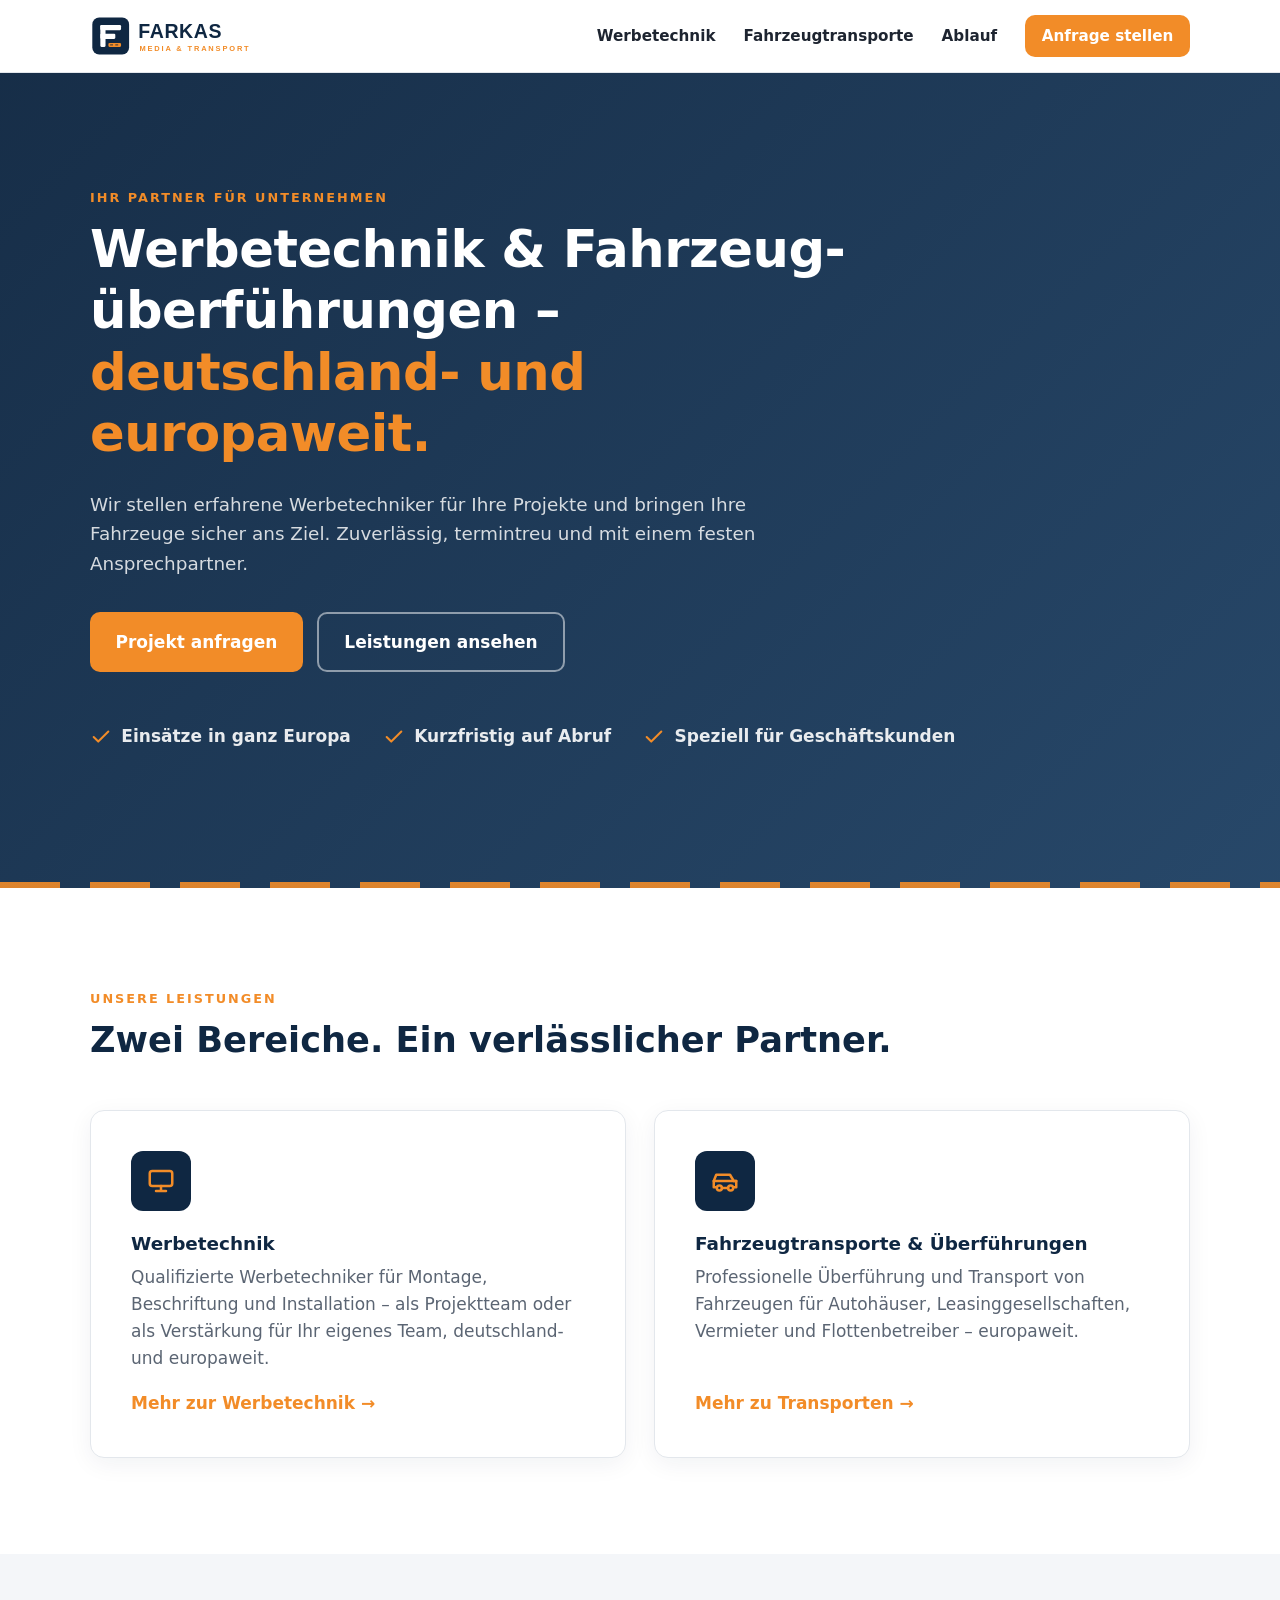
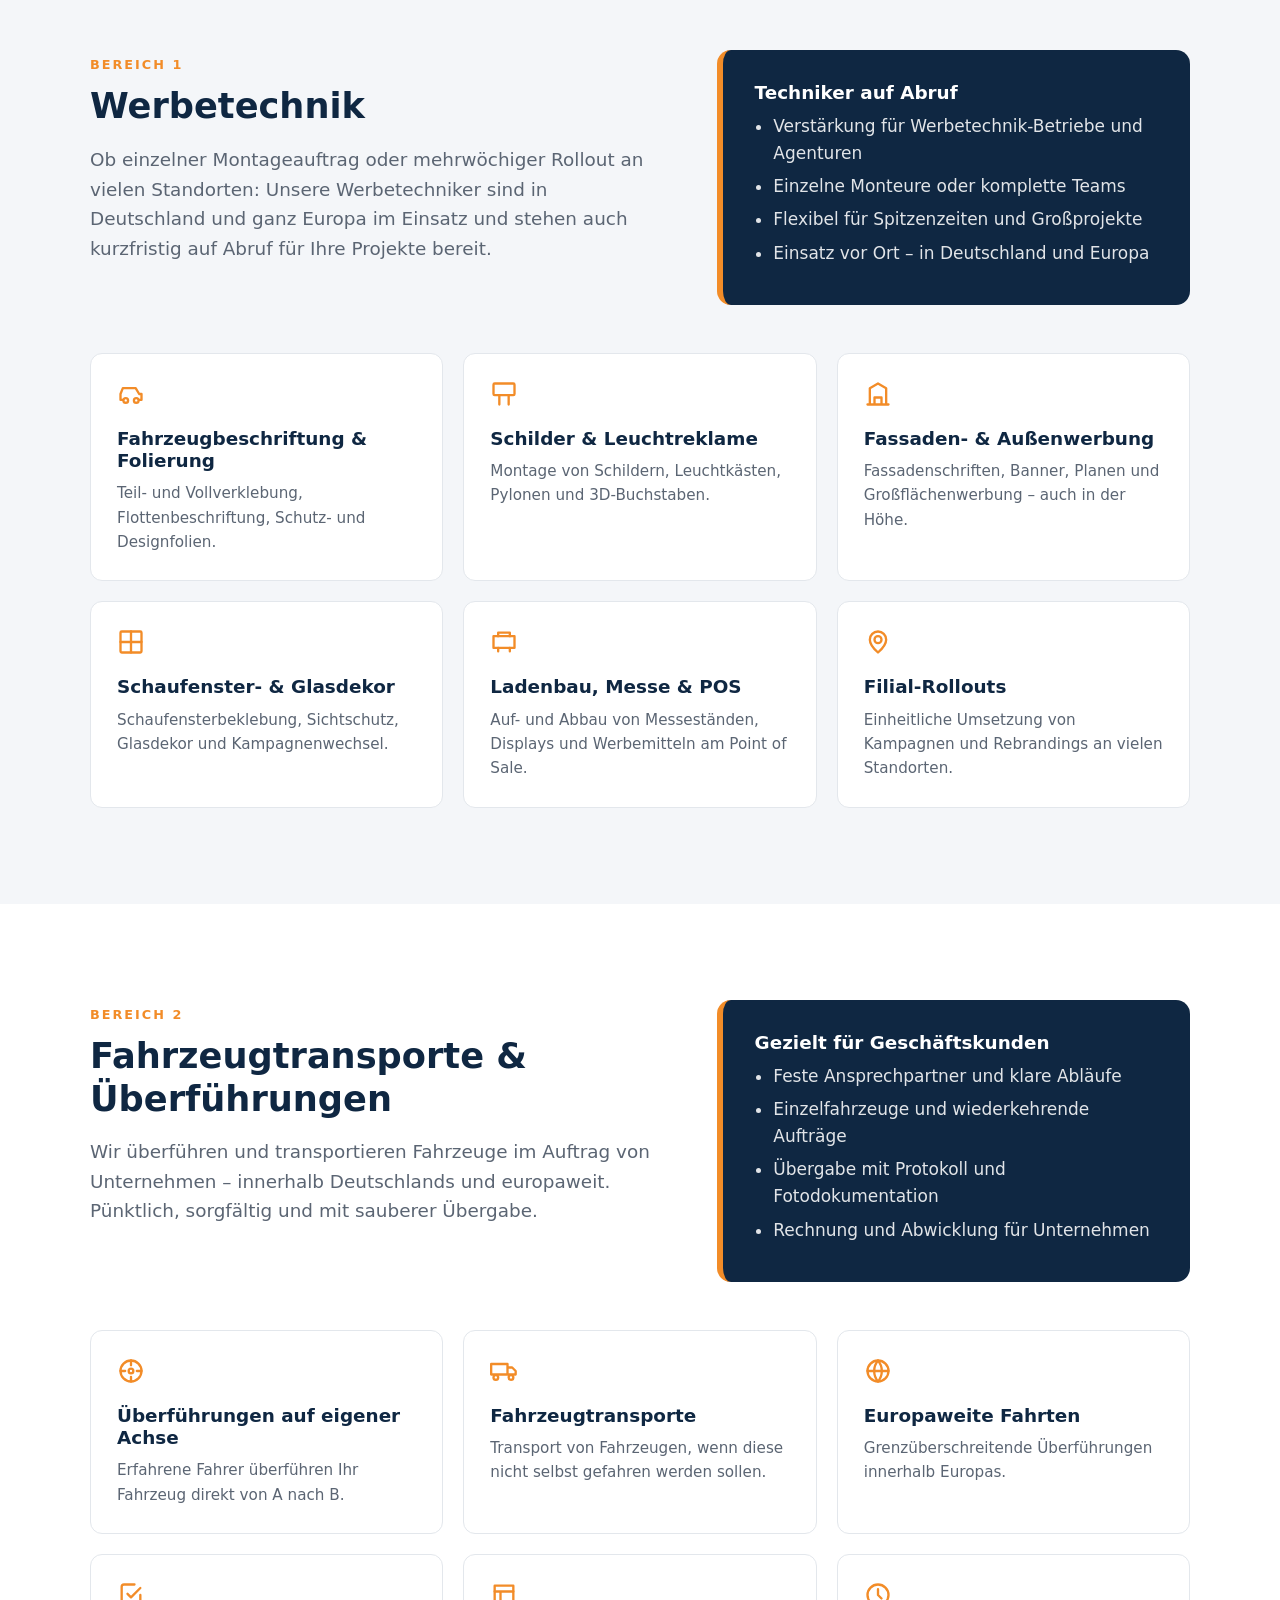
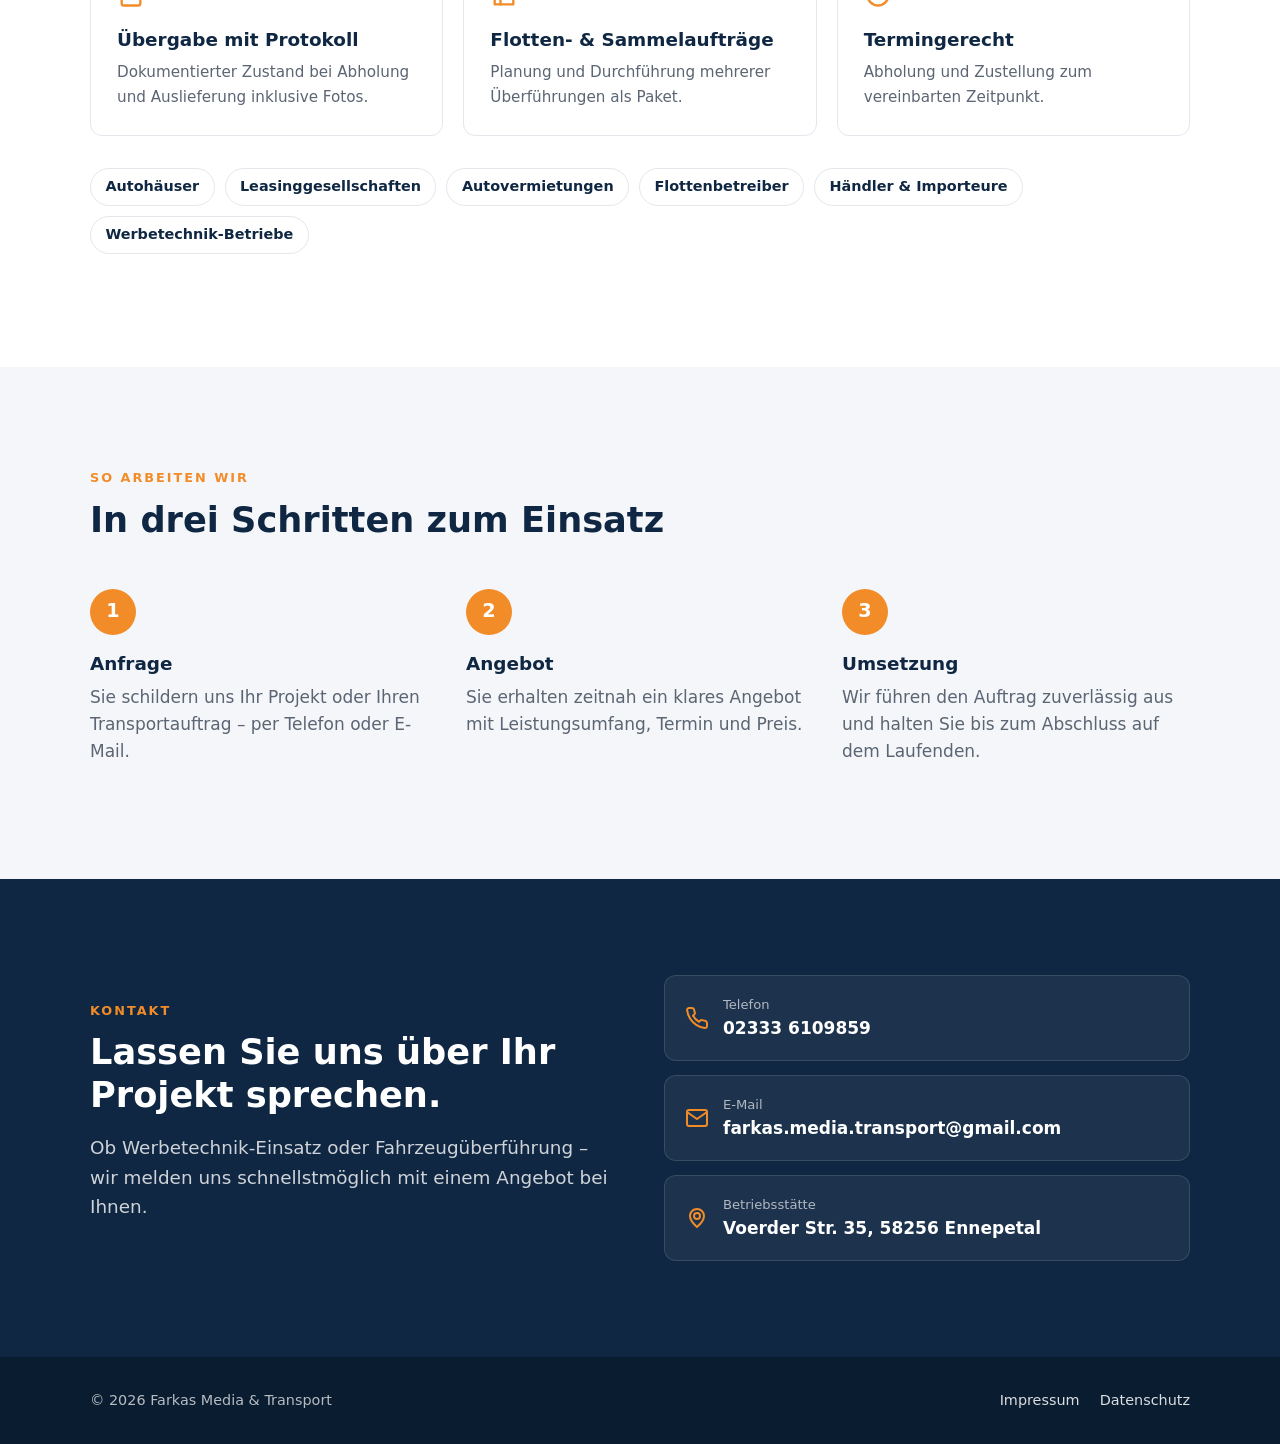
<file: index.html>
<!doctype html>
<html lang="de">
<head>
  <meta charset="utf-8">
  <meta name="viewport" content="width=device-width, initial-scale=1">
  <title>Farkas Media &amp; Transport – Werbetechnik &amp; Fahrzeugüberführungen europaweit</title>
  <meta name="description" content="Farkas Media & Transport: Werbetechniker für Projekte in Deutschland und Europa sowie Fahrzeugtransporte und Überführungen für Unternehmen – zuverlässig, termintreu, europaweit.">
  <link rel="canonical" href="https://www.farkas-media-transport.com/">
  <link rel="icon" href="assets/favicon.svg" type="image/svg+xml">
  <link rel="stylesheet" href="assets/style.css">
</head>
<body>

<header class="site-header">
  <div class="container">
    <a href="#top" class="logo" aria-label="Zur Startseite"><img src="assets/logo.svg" alt="Farkas Media &amp; Transport" width="207" height="46"></a>
    <button class="nav-toggle" aria-label="Menü öffnen" aria-expanded="false" aria-controls="nav"><span></span><span></span><span></span></button>
    <nav class="nav" id="nav">
      <a href="#werbetechnik">Werbetechnik</a>
      <a href="#transporte">Fahrzeugtransporte</a>
      <a href="#ablauf">Ablauf</a>
      <a href="#kontakt" class="btn btn-primary">Anfrage stellen</a>
    </nav>
  </div>
</header>

<main id="top">

  <!-- HERO -->
  <section class="hero">
    <div class="container">
      <span class="eyebrow">Ihr Partner für Unternehmen</span>
      <h1>Werbetechnik &amp; Fahrzeug&shy;überführungen – <span>deutschland- und europaweit.</span></h1>
      <p class="lead">Wir stellen erfahrene Werbetechniker für Ihre Projekte und bringen Ihre Fahrzeuge sicher ans Ziel. Zuverlässig, termintreu und mit einem festen Ansprechpartner.</p>
      <div class="hero-actions">
        <a href="#kontakt" class="btn btn-primary">Projekt anfragen</a>
        <a href="#leistungen" class="btn btn-ghost">Leistungen ansehen</a>
      </div>
      <ul class="hero-facts">
        <li><svg width="22" height="22" viewBox="0 0 24 24" fill="none" stroke="currentColor" stroke-width="2.2" stroke-linecap="round" stroke-linejoin="round"><path d="M20 6 9 17l-5-5"/></svg>Einsätze in ganz Europa</li>
        <li><svg width="22" height="22" viewBox="0 0 24 24" fill="none" stroke="currentColor" stroke-width="2.2" stroke-linecap="round" stroke-linejoin="round"><path d="M20 6 9 17l-5-5"/></svg>Kurzfristig auf Abruf</li>
        <li><svg width="22" height="22" viewBox="0 0 24 24" fill="none" stroke="currentColor" stroke-width="2.2" stroke-linecap="round" stroke-linejoin="round"><path d="M20 6 9 17l-5-5"/></svg>Speziell für Geschäftskunden</li>
      </ul>
    </div>
  </section>

  <!-- ZWEI BEREICHE -->
  <section id="leistungen">
    <div class="container">
      <div class="section-head">
        <span class="eyebrow">Unsere Leistungen</span>
        <h2>Zwei Bereiche. Ein verlässlicher Partner.</h2>
      </div>
      <div class="split">
        <article class="area-card">
          <div class="icon"><svg width="30" height="30" viewBox="0 0 24 24" fill="none" stroke="currentColor" stroke-width="2" stroke-linecap="round" stroke-linejoin="round"><rect x="3" y="4" width="18" height="12" rx="2"/><path d="M12 16v4M8 20h8"/></svg></div>
          <h3>Werbetechnik</h3>
          <p>Qualifizierte Werbetechniker für Montage, Beschriftung und Installation – als Projektteam oder als Verstärkung für Ihr eigenes Team, deutschland- und europaweit.</p>
          <a href="#werbetechnik" class="more">Mehr zur Werbetechnik →</a>
        </article>
        <article class="area-card">
          <div class="icon"><svg width="30" height="30" viewBox="0 0 24 24" fill="none" stroke="currentColor" stroke-width="2" stroke-linecap="round" stroke-linejoin="round"><path d="M5 17H3v-5l2-5h11l3 5h2v5h-2"/><circle cx="7.5" cy="17.5" r="2"/><circle cx="16.5" cy="17.5" r="2"/><path d="M9.5 17.5h5M3 12h18"/></svg></div>
          <h3>Fahrzeugtransporte &amp; Überführungen</h3>
          <p>Professionelle Überführung und Transport von Fahrzeugen für Autohäuser, Leasinggesellschaften, Vermieter und Flottenbetreiber – europaweit.</p>
          <a href="#transporte" class="more">Mehr zu Transporten →</a>
        </article>
      </div>
    </div>
  </section>

  <!-- WERBETECHNIK -->
  <section id="werbetechnik" class="section-soft">
    <div class="container">
      <div class="detail-intro">
        <div>
          <span class="eyebrow">Bereich 1</span>
          <h2>Werbetechnik</h2>
          <p class="lead">Ob einzelner Montageauftrag oder mehrwöchiger Rollout an vielen Standorten: Unsere Werbetechniker sind in Deutschland und ganz Europa im Einsatz und stehen auch kurzfristig auf Abruf für Ihre Projekte bereit.</p>
        </div>
        <div class="highlight-box">
          <h3>Techniker auf Abruf</h3>
          <ul>
            <li>Verstärkung für Werbetechnik-Betriebe und Agenturen</li>
            <li>Einzelne Monteure oder komplette Teams</li>
            <li>Flexibel für Spitzenzeiten und Großprojekte</li>
            <li>Einsatz vor Ort – in Deutschland und Europa</li>
          </ul>
        </div>
      </div>

      <div class="grid-3">
        <div class="service">
          <svg width="28" height="28" viewBox="0 0 24 24" fill="none" stroke="currentColor" stroke-width="2" stroke-linecap="round" stroke-linejoin="round"><path d="M5 17H3v-5l2-5h11l3 5h2v5h-2"/><circle cx="7.5" cy="17.5" r="2"/><circle cx="16.5" cy="17.5" r="2"/></svg>
          <h3>Fahrzeugbeschriftung &amp; Folierung</h3>
          <p>Teil- und Vollverklebung, Flottenbeschriftung, Schutz- und Designfolien.</p>
        </div>
        <div class="service">
          <svg width="28" height="28" viewBox="0 0 24 24" fill="none" stroke="currentColor" stroke-width="2" stroke-linecap="round" stroke-linejoin="round"><rect x="3" y="3" width="18" height="10" rx="1"/><path d="M8 13v8M16 13v8"/></svg>
          <h3>Schilder &amp; Leuchtreklame</h3>
          <p>Montage von Schildern, Leuchtkästen, Pylonen und 3D-Buchstaben.</p>
        </div>
        <div class="service">
          <svg width="28" height="28" viewBox="0 0 24 24" fill="none" stroke="currentColor" stroke-width="2" stroke-linecap="round" stroke-linejoin="round"><path d="M3 21h18M5 21V7l7-4 7 4v14M9 21v-6h6v6"/></svg>
          <h3>Fassaden- &amp; Außenwerbung</h3>
          <p>Fassadenschriften, Banner, Planen und Großflächenwerbung – auch in der Höhe.</p>
        </div>
        <div class="service">
          <svg width="28" height="28" viewBox="0 0 24 24" fill="none" stroke="currentColor" stroke-width="2" stroke-linecap="round" stroke-linejoin="round"><rect x="3" y="3" width="18" height="18" rx="1"/><path d="M3 12h18M12 3v18"/></svg>
          <h3>Schaufenster- &amp; Glasdekor</h3>
          <p>Schaufensterbeklebung, Sichtschutz, Glasdekor und Kampagnenwechsel.</p>
        </div>
        <div class="service">
          <svg width="28" height="28" viewBox="0 0 24 24" fill="none" stroke="currentColor" stroke-width="2" stroke-linecap="round" stroke-linejoin="round"><path d="M3 7h18v10H3z"/><path d="M7 7V4h10v3M7 17v3M17 17v3"/></svg>
          <h3>Ladenbau, Messe &amp; POS</h3>
          <p>Auf- und Abbau von Messeständen, Displays und Werbemitteln am Point of Sale.</p>
        </div>
        <div class="service">
          <svg width="28" height="28" viewBox="0 0 24 24" fill="none" stroke="currentColor" stroke-width="2" stroke-linecap="round" stroke-linejoin="round"><circle cx="12" cy="10" r="3"/><path d="M12 21s-7-6.2-7-11a7 7 0 0 1 14 0c0 4.8-7 11-7 11z"/></svg>
          <h3>Filial-Rollouts</h3>
          <p>Einheitliche Umsetzung von Kampagnen und Rebrandings an vielen Standorten.</p>
        </div>
      </div>
    </div>
  </section>

  <!-- TRANSPORTE -->
  <section id="transporte">
    <div class="container">
      <div class="detail-intro">
        <div>
          <span class="eyebrow">Bereich 2</span>
          <h2>Fahrzeugtransporte &amp; Überführungen</h2>
          <p class="lead">Wir überführen und transportieren Fahrzeuge im Auftrag von Unternehmen – innerhalb Deutschlands und europaweit. Pünktlich, sorgfältig und mit sauberer Übergabe.</p>
        </div>
        <div class="highlight-box">
          <h3>Gezielt für Geschäftskunden</h3>
          <ul>
            <li>Feste Ansprechpartner und klare Abläufe</li>
            <li>Einzelfahrzeuge und wiederkehrende Aufträge</li>
            <li>Übergabe mit Protokoll und Fotodokumentation</li>
            <li>Rechnung und Abwicklung für Unternehmen</li>
          </ul>
        </div>
      </div>

      <div class="grid-3">
        <div class="service">
          <svg width="28" height="28" viewBox="0 0 24 24" fill="none" stroke="currentColor" stroke-width="2" stroke-linecap="round" stroke-linejoin="round"><circle cx="12" cy="12" r="9"/><path d="M12 3v4M12 17v4M3 12h4M17 12h4"/><circle cx="12" cy="12" r="2"/></svg>
          <h3>Überführungen auf eigener Achse</h3>
          <p>Erfahrene Fahrer überführen Ihr Fahrzeug direkt von A nach B.</p>
        </div>
        <div class="service">
          <svg width="28" height="28" viewBox="0 0 24 24" fill="none" stroke="currentColor" stroke-width="2" stroke-linecap="round" stroke-linejoin="round"><path d="M1 15h14V6H1zM15 9h4l3 3v3h-7"/><circle cx="5" cy="17.5" r="2"/><circle cx="18" cy="17.5" r="2"/></svg>
          <h3>Fahrzeugtransporte</h3>
          <p>Transport von Fahrzeugen, wenn diese nicht selbst gefahren werden sollen.</p>
        </div>
        <div class="service">
          <svg width="28" height="28" viewBox="0 0 24 24" fill="none" stroke="currentColor" stroke-width="2" stroke-linecap="round" stroke-linejoin="round"><circle cx="12" cy="12" r="9"/><path d="M3 12h18M12 3a14 14 0 0 1 0 18M12 3a14 14 0 0 0 0 18"/></svg>
          <h3>Europaweite Fahrten</h3>
          <p>Grenzüberschreitende Überführungen innerhalb Europas.</p>
        </div>
        <div class="service">
          <svg width="28" height="28" viewBox="0 0 24 24" fill="none" stroke="currentColor" stroke-width="2" stroke-linecap="round" stroke-linejoin="round"><path d="M9 11l3 3 8-8"/><path d="M20 12v7a2 2 0 0 1-2 2H6a2 2 0 0 1-2-2V5a2 2 0 0 1 2-2h9"/></svg>
          <h3>Übergabe mit Protokoll</h3>
          <p>Dokumentierter Zustand bei Abholung und Auslieferung inklusive Fotos.</p>
        </div>
        <div class="service">
          <svg width="28" height="28" viewBox="0 0 24 24" fill="none" stroke="currentColor" stroke-width="2" stroke-linecap="round" stroke-linejoin="round"><path d="M4 4h16v16H4z"/><path d="M4 9h16M9 20V9"/></svg>
          <h3>Flotten- &amp; Sammelaufträge</h3>
          <p>Planung und Durchführung mehrerer Überführungen als Paket.</p>
        </div>
        <div class="service">
          <svg width="28" height="28" viewBox="0 0 24 24" fill="none" stroke="currentColor" stroke-width="2" stroke-linecap="round" stroke-linejoin="round"><circle cx="12" cy="12" r="9"/><path d="M12 7v5l3 3"/></svg>
          <h3>Termingerecht</h3>
          <p>Abholung und Zustellung zum vereinbarten Zeitpunkt.</p>
        </div>
      </div>

      <ul class="clients" aria-label="Typische Auftraggeber">
        <li>Autohäuser</li>
        <li>Leasinggesellschaften</li>
        <li>Autovermietungen</li>
        <li>Flottenbetreiber</li>
        <li>Händler &amp; Importeure</li>
        <li>Werbetechnik-Betriebe</li>
      </ul>
    </div>
  </section>

  <!-- ABLAUF -->
  <section id="ablauf" class="section-soft">
    <div class="container">
      <div class="section-head">
        <span class="eyebrow">So arbeiten wir</span>
        <h2>In drei Schritten zum Einsatz</h2>
      </div>
      <div class="steps">
        <div class="step">
          <h3>Anfrage</h3>
          <p>Sie schildern uns Ihr Projekt oder Ihren Transportauftrag – per Telefon oder E-Mail.</p>
        </div>
        <div class="step">
          <h3>Angebot</h3>
          <p>Sie erhalten zeitnah ein klares Angebot mit Leistungsumfang, Termin und Preis.</p>
        </div>
        <div class="step">
          <h3>Umsetzung</h3>
          <p>Wir führen den Auftrag zuverlässig aus und halten Sie bis zum Abschluss auf dem Laufenden.</p>
        </div>
      </div>
    </div>
  </section>

  <!-- KONTAKT -->
  <section id="kontakt" class="contact">
    <div class="container contact-grid">
      <div>
        <span class="eyebrow">Kontakt</span>
        <h2>Lassen Sie uns über Ihr Projekt sprechen.</h2>
        <p class="lead">Ob Werbetechnik-Einsatz oder Fahrzeugüberführung – wir melden uns schnellstmöglich mit einem Angebot bei Ihnen.</p>
      </div>
      <ul class="contact-list">
        <li><a href="tel:+4923336109859">
          <svg width="24" height="24" viewBox="0 0 24 24" fill="none" stroke="currentColor" stroke-width="2" stroke-linecap="round" stroke-linejoin="round"><path d="M22 16.9v3a2 2 0 0 1-2.2 2 19.8 19.8 0 0 1-8.6-3.1 19.5 19.5 0 0 1-6-6A19.8 19.8 0 0 1 2.1 4.2 2 2 0 0 1 4.1 2h3a2 2 0 0 1 2 1.7c.1.9.4 1.8.7 2.7a2 2 0 0 1-.5 2.1L8 9.8a16 16 0 0 0 6 6l1.3-1.3a2 2 0 0 1 2.1-.4c.9.3 1.8.6 2.7.7a2 2 0 0 1 1.7 2z"/></svg>
          <div><small>Telefon</small>02333 6109859</div></a></li>
        <li><a href="mailto:farkas.media.transport@gmail.com">
          <svg width="24" height="24" viewBox="0 0 24 24" fill="none" stroke="currentColor" stroke-width="2" stroke-linecap="round" stroke-linejoin="round"><rect x="2" y="4" width="20" height="16" rx="2"/><path d="m22 6-10 7L2 6"/></svg>
          <div><small>E-Mail</small>farkas.media.transport@gmail.com</div></a></li>
        <li><span>
          <svg width="24" height="24" viewBox="0 0 24 24" fill="none" stroke="currentColor" stroke-width="2" stroke-linecap="round" stroke-linejoin="round"><circle cx="12" cy="10" r="3"/><path d="M12 21s-7-6.2-7-11a7 7 0 0 1 14 0c0 4.8-7 11-7 11z"/></svg>
          <div><small>Betriebsstätte</small>Voerder Str. 35, 58256 Ennepetal</div></span></li>
      </ul>
    </div>
  </section>

</main>

<footer class="site-footer">
  <div class="container">
    <div>© <span id="year">2026</span> Farkas Media &amp; Transport</div>
    <div><a href="impressum.html">Impressum</a><a href="datenschutz.html">Datenschutz</a></div>
  </div>
</footer>

<script>
  // Mobiles Menü
  const toggle = document.querySelector('.nav-toggle');
  const nav = document.getElementById('nav');
  toggle.addEventListener('click', () => {
    const open = nav.classList.toggle('open');
    toggle.setAttribute('aria-expanded', open);
  });
  nav.querySelectorAll('a').forEach(a => a.addEventListener('click', () => {
    nav.classList.remove('open'); toggle.setAttribute('aria-expanded', false);
  }));
  document.getElementById('year').textContent = new Date().getFullYear();
</script>
</body>
</html>
</file>
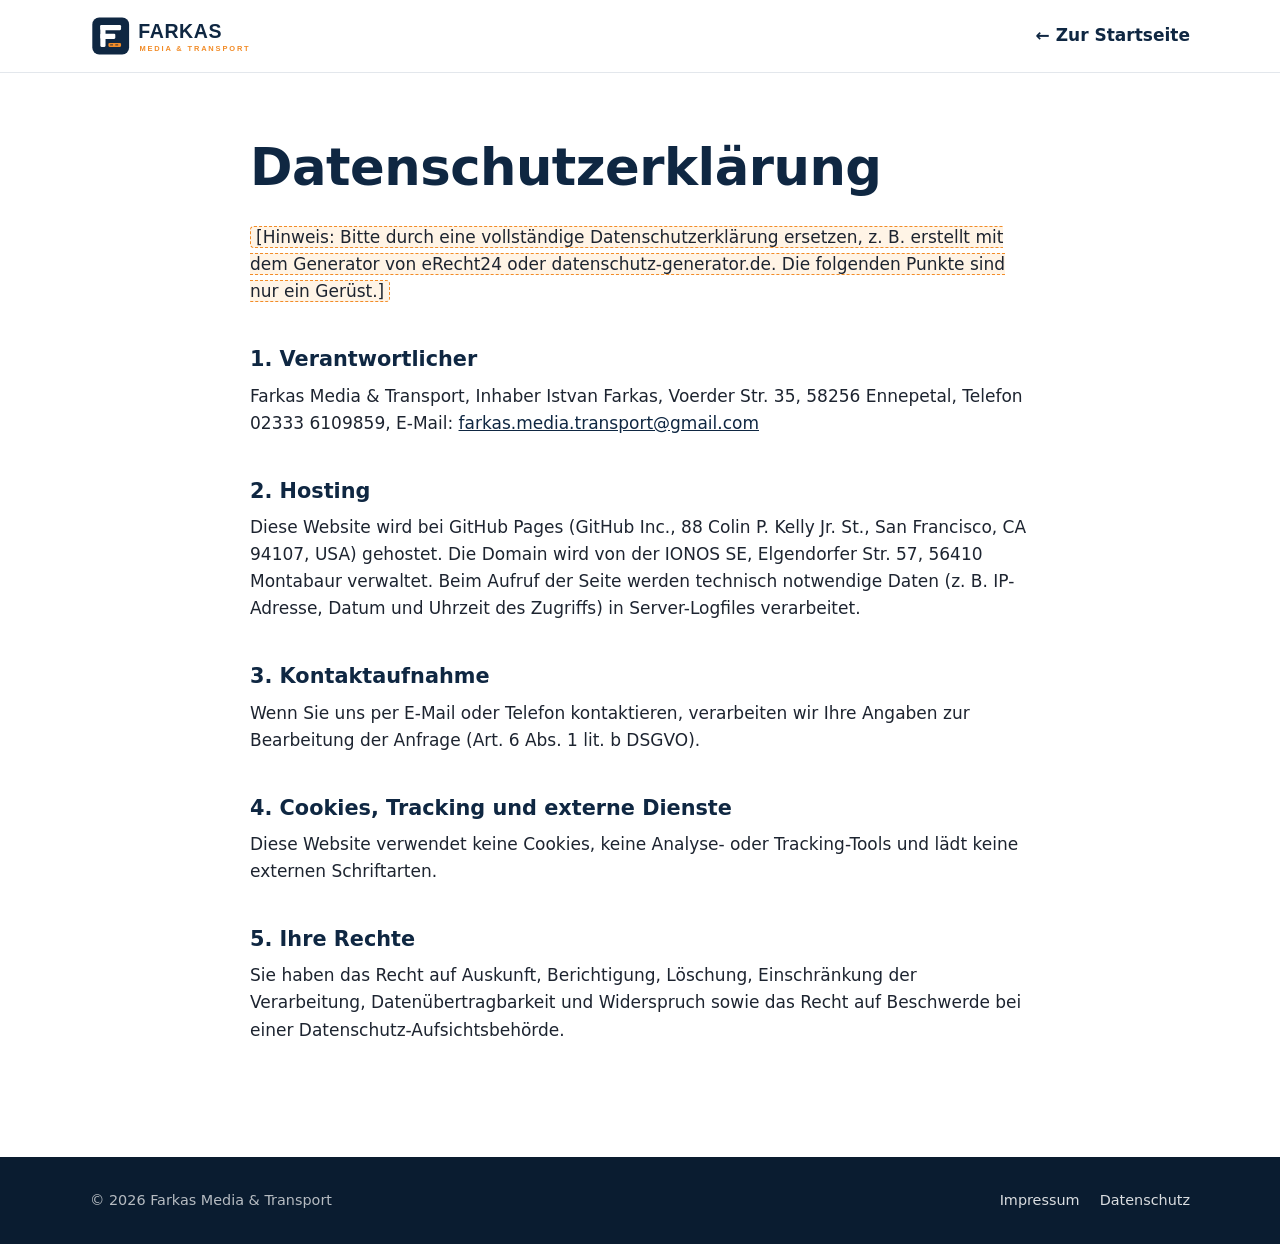
<file: datenschutz.html>
<!doctype html>
<html lang="de">
<head>
  <meta charset="utf-8">
  <meta name="viewport" content="width=device-width, initial-scale=1">
  <title>Datenschutz – Farkas Media &amp; Transport</title>
  <meta name="robots" content="noindex">
  <link rel="icon" href="assets/favicon.svg" type="image/svg+xml">
  <link rel="stylesheet" href="assets/style.css">
</head>
<body>
<header class="site-header">
  <div class="container">
    <a href="index.html" class="logo"><img src="assets/logo.svg" alt="Farkas Media &amp; Transport" width="207" height="46"></a>
    <a href="index.html" style="font-weight:600;text-decoration:none">← Zur Startseite</a>
  </div>
</header>
<main class="legal"><div class="container">
<h1>Datenschutzerklärung</h1>
<p><span class="placeholder">[Hinweis: Bitte durch eine vollständige Datenschutzerklärung ersetzen, z. B. erstellt mit dem Generator von eRecht24 oder datenschutz-generator.de. Die folgenden Punkte sind nur ein Gerüst.]</span></p>
<h2>1. Verantwortlicher</h2>
<p>Farkas Media &amp; Transport, Inhaber Istvan Farkas, Voerder Str. 35, 58256 Ennepetal, Telefon 02333 6109859, E-Mail: <a href="mailto:farkas.media.transport@gmail.com">farkas.media.transport@gmail.com</a></p>
<h2>2. Hosting</h2>
<p>Diese Website wird bei GitHub Pages (GitHub Inc., 88 Colin P. Kelly Jr. St., San Francisco, CA 94107, USA) gehostet. Die Domain wird von der IONOS SE, Elgendorfer Str. 57, 56410 Montabaur verwaltet. Beim Aufruf der Seite werden technisch notwendige Daten (z. B. IP-Adresse, Datum und Uhrzeit des Zugriffs) in Server-Logfiles verarbeitet.</p>
<h2>3. Kontaktaufnahme</h2>
<p>Wenn Sie uns per E-Mail oder Telefon kontaktieren, verarbeiten wir Ihre Angaben zur Bearbeitung der Anfrage (Art. 6 Abs. 1 lit. b DSGVO).</p>
<h2>4. Cookies, Tracking und externe Dienste</h2>
<p>Diese Website verwendet keine Cookies, keine Analyse- oder Tracking-Tools und lädt keine externen Schriftarten.</p>
<h2>5. Ihre Rechte</h2>
<p>Sie haben das Recht auf Auskunft, Berichtigung, Löschung, Einschränkung der Verarbeitung, Datenübertragbarkeit und Widerspruch sowie das Recht auf Beschwerde bei einer Datenschutz-Aufsichtsbehörde.</p>
</div></main>
<footer class="site-footer">
  <div class="container">
    <div>© 2026 Farkas Media &amp; Transport</div>
    <div><a href="impressum.html">Impressum</a><a href="datenschutz.html">Datenschutz</a></div>
  </div>
</footer>
</body>
</html>
</file>
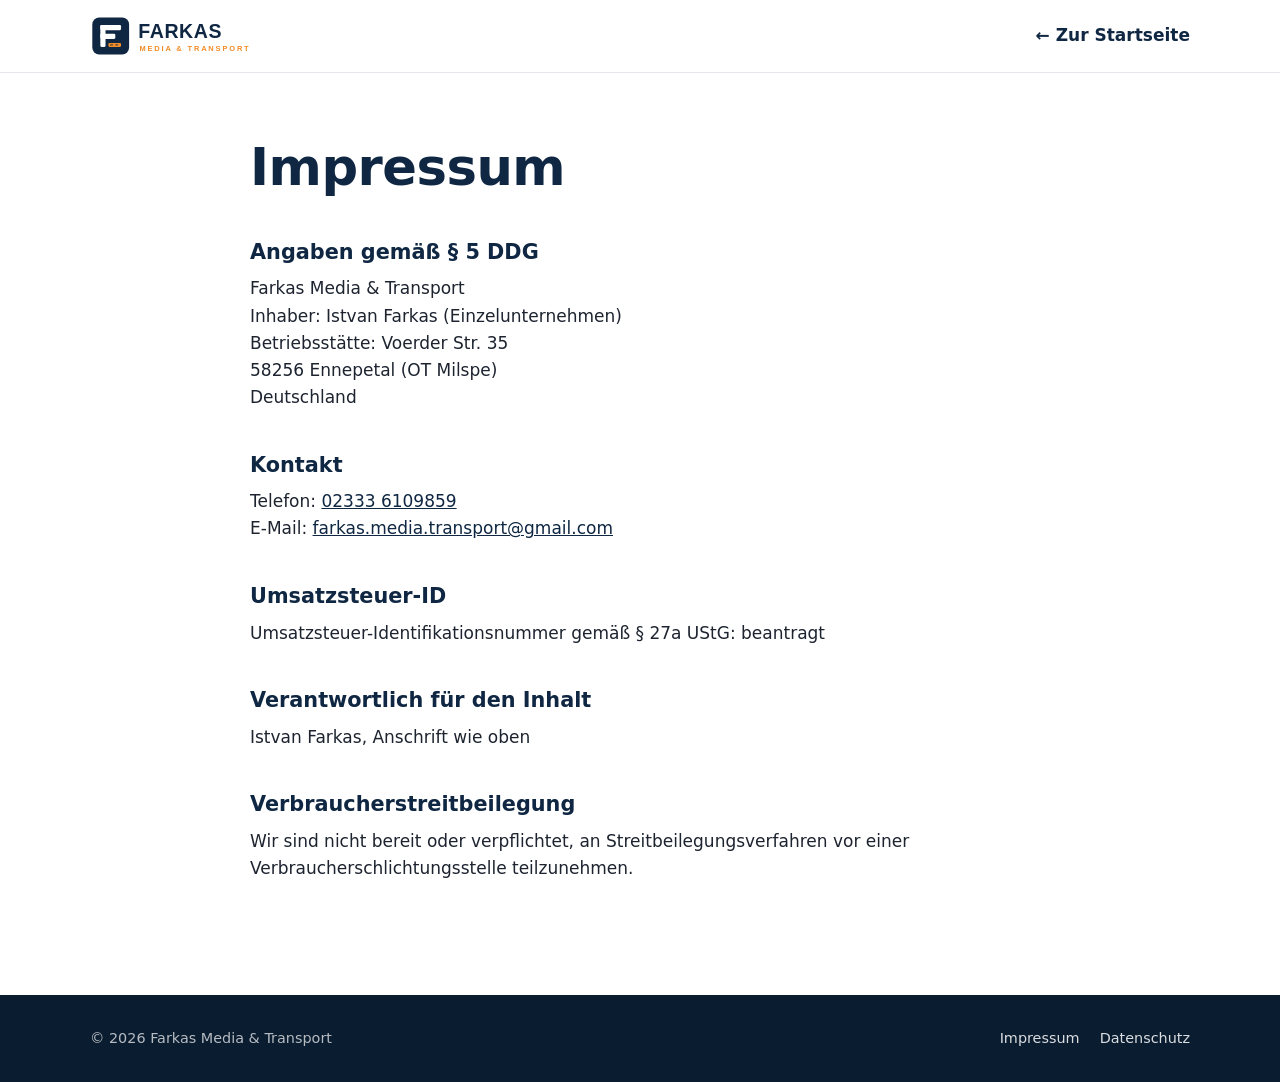
<file: impressum.html>
<!doctype html>
<html lang="de">
<head>
  <meta charset="utf-8">
  <meta name="viewport" content="width=device-width, initial-scale=1">
  <title>Impressum – Farkas Media &amp; Transport</title>
  <meta name="robots" content="noindex">
  <link rel="icon" href="assets/favicon.svg" type="image/svg+xml">
  <link rel="stylesheet" href="assets/style.css">
</head>
<body>
<header class="site-header">
  <div class="container">
    <a href="index.html" class="logo"><img src="assets/logo.svg" alt="Farkas Media &amp; Transport" width="207" height="46"></a>
    <a href="index.html" style="font-weight:600;text-decoration:none">← Zur Startseite</a>
  </div>
</header>
<main class="legal"><div class="container">
<h1>Impressum</h1>
<h2>Angaben gemäß § 5 DDG</h2>
<p>Farkas Media &amp; Transport<br>
Inhaber: Istvan Farkas (Einzelunternehmen)<br>
Betriebsstätte: Voerder Str. 35<br>
58256 Ennepetal (OT Milspe)<br>
Deutschland</p>
<h2>Kontakt</h2>
<p>Telefon: <a href="tel:+4923336109859">02333 6109859</a><br>
E-Mail: <a href="mailto:farkas.media.transport@gmail.com">farkas.media.transport@gmail.com</a></p>
<h2>Umsatzsteuer-ID</h2>
<!-- USt-ID ist beantragt: sobald sie vorliegt, hier eintragen:
<p>Umsatzsteuer-Identifikationsnummer gemäß § 27a UStG: DE…</p> -->
<p>Umsatzsteuer-Identifikationsnummer gemäß § 27a UStG: beantragt</p>
<h2>Verantwortlich für den Inhalt</h2>
<p>Istvan Farkas, Anschrift wie oben</p>
<h2>Verbraucherstreitbeilegung</h2>
<p>Wir sind nicht bereit oder verpflichtet, an Streitbeilegungsverfahren vor einer Verbraucherschlichtungsstelle teilzunehmen.</p>
</div></main>
<footer class="site-footer">
  <div class="container">
    <div>© 2026 Farkas Media &amp; Transport</div>
    <div><a href="impressum.html">Impressum</a><a href="datenschutz.html">Datenschutz</a></div>
  </div>
</footer>
</body>
</html>
</file>
<file: assets/style.css>
/* Farkas Media & Transport – Stylesheet
   Hinweis: Bewusst keine externen Schriften (z. B. Google Fonts), um DSGVO-Probleme zu vermeiden. */

:root {
  --navy: #0F2742;
  --navy-2: #173a5e;
  --orange: #F28C28;
  --orange-dark: #d9741a;
  --ink: #1d2430;
  --muted: #5b6573;
  --line: #e3e7ec;
  --bg: #ffffff;
  --bg-soft: #f4f6f9;
  --radius: 14px;
  --max: 1140px;
  --font: "Segoe UI", system-ui, -apple-system, Roboto, Helvetica, Arial, sans-serif;
}

*, *::before, *::after { box-sizing: border-box; }
html { scroll-behavior: smooth; scroll-padding-top: 80px; }
body {
  margin: 0;
  font-family: var(--font);
  color: var(--ink);
  background: var(--bg);
  line-height: 1.6;
  font-size: 17px;
  -webkit-font-smoothing: antialiased;
}
img { max-width: 100%; display: block; }
a { color: var(--navy); }
h1, h2, h3 { line-height: 1.2; color: var(--navy); margin: 0 0 .5em; }
h1 { font-size: clamp(2rem, 4.5vw, 3.2rem); font-weight: 800; letter-spacing: -.5px; }
h2 { font-size: clamp(1.6rem, 3vw, 2.2rem); font-weight: 800; }
h3 { font-size: 1.15rem; font-weight: 700; }
p { margin: 0 0 1em; }

.container { max-width: var(--max); margin: 0 auto; padding: 0 20px; }
.eyebrow {
  display: inline-block; font-size: .8rem; font-weight: 700; letter-spacing: 2px;
  text-transform: uppercase; color: var(--orange); margin-bottom: .8em;
}
.lead { font-size: 1.15rem; color: var(--muted); max-width: 680px; }

/* Buttons */
.btn {
  display: inline-flex; align-items: center; gap: .5em;
  padding: .85em 1.5em; border-radius: 10px; font-weight: 700; text-decoration: none;
  transition: background .2s, color .2s, border-color .2s, transform .2s;
}
.btn:hover { transform: translateY(-1px); }
.btn-primary { background: var(--orange); color: #fff; }
.btn-primary:hover { background: var(--orange-dark); }
.btn-ghost { border: 2px solid rgba(255,255,255,.5); color: #fff; }
.btn-ghost:hover { border-color: #fff; }

/* Header */
.site-header {
  position: sticky; top: 0; z-index: 50; background: rgba(255,255,255,.96);
  backdrop-filter: blur(8px); border-bottom: 1px solid var(--line);
}
.site-header .container { display: flex; align-items: center; justify-content: space-between; height: 72px; }
.site-header .logo img { height: 46px; width: auto; }
.nav { display: flex; gap: 28px; align-items: center; }
.nav a { text-decoration: none; font-weight: 600; color: var(--ink); font-size: .95rem; }
.nav a:hover { color: var(--orange); }
.nav .btn { color: #fff; padding: .6em 1.1em; }
.nav-toggle { display: none; background: none; border: 0; padding: 8px; cursor: pointer; }
.nav-toggle span { display: block; width: 24px; height: 2px; background: var(--navy); margin: 5px 0; }

/* Hero */
.hero {
  background:
    linear-gradient(135deg, rgba(15,39,66,.97) 0%, rgba(23,58,94,.93) 100%),
    repeating-linear-gradient(-45deg, transparent 0 40px, rgba(255,255,255,.03) 40px 80px);
  color: #fff; padding: 110px 0 120px; position: relative; overflow: hidden;
}
.hero::after {
  content: ""; position: absolute; left: 0; right: 0; bottom: 0; height: 6px;
  background: repeating-linear-gradient(90deg, var(--orange) 0 60px, transparent 60px 90px);
  opacity: .9;
}
.hero h1 { color: #fff; max-width: 820px; }
.hero h1 span { color: var(--orange); }
.hero .lead { color: rgba(255,255,255,.82); }
.hero-actions { display: flex; flex-wrap: wrap; gap: 14px; margin-top: 2em; }
.hero-facts { display: flex; flex-wrap: wrap; gap: 12px 32px; margin-top: 3em; padding: 0; list-style: none; }
.hero-facts li { display: flex; align-items: center; gap: .55em; color: rgba(255,255,255,.9); font-weight: 600; }
.hero-facts svg { color: var(--orange); flex: none; }

/* Sections */
section { padding: 96px 0; }
.section-soft { background: var(--bg-soft); }
.section-head { margin-bottom: 48px; }

/* Bereichs-Karten */
.split { display: grid; grid-template-columns: 1fr 1fr; gap: 28px; }
.area-card {
  background: #fff; border: 1px solid var(--line); border-radius: var(--radius);
  padding: 40px; display: flex; flex-direction: column; box-shadow: 0 6px 24px rgba(15,39,66,.06);
}
.area-card .icon {
  width: 60px; height: 60px; border-radius: 12px; background: var(--navy); color: var(--orange);
  display: grid; place-items: center; margin-bottom: 22px;
}
.area-card p { color: var(--muted); }
.area-card .more { margin-top: auto; font-weight: 700; color: var(--orange); text-decoration: none; }
.area-card .more:hover { text-decoration: underline; }

/* Detail-Bereiche */
.detail-intro { display: grid; grid-template-columns: 1.1fr .9fr; gap: 48px; align-items: start; margin-bottom: 48px; }
.highlight-box {
  background: var(--navy); color: #fff; border-radius: var(--radius); padding: 32px;
  border-left: 6px solid var(--orange);
}
.highlight-box h3 { color: #fff; }
.highlight-box ul { margin: 0; padding-left: 1.1em; }
.highlight-box li { margin: .35em 0; color: rgba(255,255,255,.88); }

.grid-3 { display: grid; grid-template-columns: repeat(3, 1fr); gap: 20px; }
.service {
  background: #fff; border: 1px solid var(--line); border-radius: 12px; padding: 26px;
  transition: border-color .2s, box-shadow .2s;
}
.service:hover { border-color: var(--orange); box-shadow: 0 8px 24px rgba(15,39,66,.08); }
.service svg { color: var(--orange); margin-bottom: 12px; }
.service p { color: var(--muted); font-size: .95rem; margin: 0; }

.clients { display: flex; flex-wrap: wrap; gap: 10px; margin-top: 32px; padding: 0; list-style: none; }
.clients li {
  background: #fff; border: 1px solid var(--line); border-radius: 999px;
  padding: .45em 1em; font-size: .9rem; font-weight: 600; color: var(--navy);
}

/* Ablauf */
.steps { display: grid; grid-template-columns: repeat(3, 1fr); gap: 28px; counter-reset: step; }
.step { position: relative; padding-top: 64px; }
.step::before {
  counter-increment: step; content: counter(step);
  position: absolute; top: 0; left: 0; width: 46px; height: 46px; border-radius: 50%;
  background: var(--orange); color: #fff; font-weight: 800; font-size: 1.2rem;
  display: grid; place-items: center;
}
.step p { color: var(--muted); }

/* Kontakt */
.contact { background: var(--navy); color: #fff; }
.contact h2 { color: #fff; }
.contact .lead { color: rgba(255,255,255,.8); }
.contact-grid { display: grid; grid-template-columns: 1fr 1fr; gap: 48px; align-items: center; }
.contact-list { list-style: none; padding: 0; margin: 0; display: grid; gap: 14px; }
.contact-list a, .contact-list span {
  display: flex; align-items: center; gap: 14px; color: #fff; text-decoration: none;
  background: rgba(255,255,255,.06); border: 1px solid rgba(255,255,255,.12);
  padding: 18px 20px; border-radius: 12px; font-weight: 600;
}
.contact-list a:hover { border-color: var(--orange); }
.contact-list svg { color: var(--orange); flex: none; }
.contact-list div { min-width: 0; overflow-wrap: anywhere; }
.contact-list small { display: block; font-weight: 400; color: rgba(255,255,255,.65); font-size: .82rem; }

/* Footer */
.site-footer { background: #0a1c30; color: rgba(255,255,255,.7); padding: 32px 0; font-size: .9rem; }
.site-footer .container { display: flex; flex-wrap: wrap; gap: 16px; justify-content: space-between; align-items: center; }
.site-footer a { color: rgba(255,255,255,.85); text-decoration: none; margin-left: 20px; }
.site-footer a:hover { color: var(--orange); }

/* Rechtstexte */
.legal { padding: 64px 0 96px; }
.legal .container { max-width: 820px; }
.legal h2 { font-size: 1.3rem; margin-top: 2em; }
.placeholder { background: #fff4e6; border: 1px dashed var(--orange); padding: 0 .3em; border-radius: 4px; }

/* Responsive */
@media (max-width: 900px) {
  .split, .detail-intro, .contact-grid { grid-template-columns: 1fr; }
  .grid-3, .steps { grid-template-columns: 1fr 1fr; }
}
@media (max-width: 760px) {
  body { font-size: 16px; }
  section { padding: 64px 0; }
  .hero { padding: 72px 0 84px; }
  .nav-toggle { display: block; }
  .nav {
    display: none; position: absolute; top: 72px; left: 0; right: 0; background: #fff;
    flex-direction: column; align-items: stretch; gap: 0; border-bottom: 1px solid var(--line);
  }
  .nav.open { display: flex; }
  .nav a { padding: 16px 20px; border-top: 1px solid var(--line); }
  .nav .btn { margin: 12px 20px; justify-content: center; }
  .grid-3, .steps { grid-template-columns: 1fr; }
  .area-card { padding: 28px; }
  .site-footer a { margin: 0 20px 0 0; }
}
</file>
